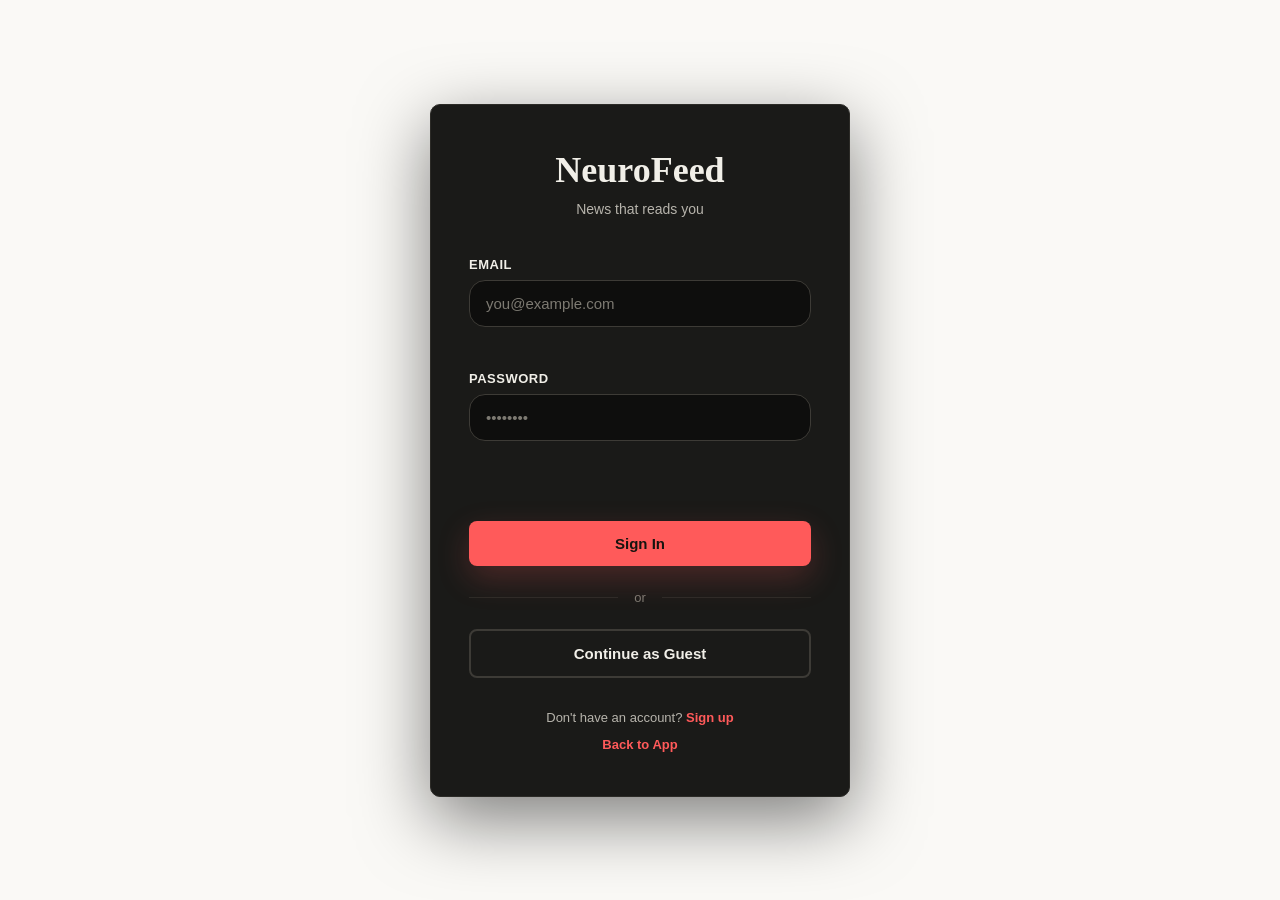
<file: final/frontend/index.html>
<!doctype html>
<html lang="en">
  <head>
    <meta charset="UTF-8" />
    <meta name="viewport" content="width=device-width, initial-scale=1.0" />
    <meta name="theme-color" content="#0e0e0d" />
    <title>NeuroFeed</title>
    <link rel="preconnect" href="https://fonts.googleapis.com" />
    <link rel="preconnect" href="https://fonts.gstatic.com" crossorigin />
    <link href="https://fonts.googleapis.com/css2?family=Source+Serif+4:opsz,wght@8..60,400;8..60,600;8..60,700;8..60,900&family=Source+Sans+3:wght@400;500;600;700&display=swap" rel="stylesheet" />
    <link rel="stylesheet" href="styles.css" />
  </head>
  <body>
    <div class="app-layout">
    <!-- SIDEBAR — category quick-links, only relevant once the feed is open -->
    <aside class="sidebar hidden" id="sidebar">
      <div class="sidebar-brand">NeuroFeed</div>
      <nav class="sidebar-nav" id="sidebarCategories"></nav>
    </aside>
    <main class="shell">

      <!-- ░░ ONBOARDING ░░ -->
      <section class="panel onboarding" id="onboarding">
        <div class="ob-hero">
          <p class="ob-kicker">NeuroFeed</p>
          <h1>News that reads <em>you</em>.</h1>
          <p class="lede">Your feed adapts after every article you read — shaped quietly by attention, mood, time of day and location.</p>
        </div>

        <form id="onboardForm" class="form">
          <div class="form-section-label">Identity</div>
          <label>
            User ID
            <input name="user_id" placeholder="Leave blank to auto-generate" list="userOptions" />
            <datalist id="userOptions"></datalist>
          </label>

          <div class="form-section-label">Interests</div>
          <div id="interestOptions" class="checkbox-grid"></div>

          <div class="form-section-label">Context</div>
          <div class="grid-2">
            <label>
              Mood
              <input name="mood" placeholder="focused, curious…" value="curious" />
            </label>
            <label>
              Minutes available
              <input name="time_available" type="number" value="12" min="1" max="120" />
            </label>
          </div>
          <div class="grid-2">
            <label>
              Time of day
              <select name="time_of_day">
                <option>morning</option>
                <option>afternoon</option>
                <option>evening</option>
                <option>late_night</option>
              </select>
            </label>
            <label>
              Location
              <input name="location" value="India" />
            </label>
          </div>

          <div class="form-section-label">Tuning</div>
          <label>
            Exploration preference
            <div class="slider-row">
              <span class="slider-lo">Focused</span>
              <input name="exploration_preference" type="range" min="0" max="1" step="0.05" value="0.25" />
              <span class="slider-hi">Exploratory</span>
            </div>
          </label>
          <label>
            Sample click category
            <input name="sample_click" placeholder="technology" value="technology" />
          </label>

          <button type="submit" class="btn-primary btn-lg">Open my feed</button>
        </form>
      </section>

      <!-- ░░ FEED ░░ -->
      <section class="feed hidden" id="feed">

        <!-- MASTHEAD -->
        <header class="masthead">
          <div class="masthead-row">
            <div class="masthead-brand">
              <span class="wordmark">NeuroFeed</span>
              <span id="catalogStatus" class="catalog-status-badge">Updated: Just now</span>
            </div>
            <button class="theme-toggle" id="themeToggle" type="button">Dark mode</button>
            <div class="user-menu" id="userMenu">
              <button class="btn-user" id="userMenuBtn" type="button">
                <span id="userEmail">User</span>
              </button>
              <div class="menu-dropdown" id="menuDropdown" style="display: none;">
                <a href="#" id="meLink" class="menu-item">Me</a>
                <a href="#" id="settingsLink" class="menu-item">Settings</a>
                <a href="#" id="logoutLink" class="menu-item">Logout</a>
              </div>
            </div>
          </div>
          <div class="masthead-rule"></div>
        </header>

        <!-- STALE WINDOW BANNER -->
        <div id="staleWindowBanner" class="stale-window-banner hidden">
          <span>Archive Edition — Showing older articles because latest refresh has not run yet.</span>
        </div>

        <!-- MOOD BAR — tunes recommendations to how the user feels right now -->
        <section class="mood-bar">
          <span class="mood-bar-label">Feeling</span>
          <div class="mood-chips" id="moodChips"></div>
          <span class="mood-tuned hidden" id="moodTuned"></span>
        </section>

        <!-- LIVE NEWS — real articles via NewsAPI.org, opens the original source -->
        <section class="live-news-section hidden" id="liveNewsSection">
          <div class="live-news-head">
            <h2>Live News</h2>
          </div>
          <div class="live-news-row" id="liveNewsRow"></div>
        </section>

        <!-- TRENDING NOW -->
        <section class="trending-section hidden" id="trendingSection">
          <div class="trending-head">
            <h2>Trending Now</h2>
          </div>
          <div class="trending-row" id="trendingRow"></div>
        </section>

        <!-- HERO ARTICLE — immersive full-bleed card: headline/excerpt/stats
             overlaid on the image via a bottom scrim, actions in a solid
             footer strip below (buttons need real contrast, not a busy
             gradient background). -->
        <article class="hero-article" id="card">
          <div class="hero-visual" id="heroVisual">
            <div class="hero-scrim"></div>
            <span class="live-badge" style="display:none"><span class="live-dot"></span>LIVE</span>
            <span class="hero-cat-watermark" id="heroWatermark">News</span>

            <div class="hero-overlay">
              <span id="category" class="hero-badge">Category</span>
              <h1 id="headline">Ready when you are.</h1>

              <div class="byline-row">
                <span class="byline" id="byline">NEUROFEED DESK</span>
                <span class="byline-sep">·</span>
                <span id="readTimer" class="byline-timer">just now</span>
              </div>

              <p id="abstract">Open your feed to get your first recommendation.</p>

              <div class="hero-stats" id="heroStats">
                <span class="hero-stat"><span id="statReadTime">– min read</span></span>
                <span class="hero-stat"><span id="statMatch">– match</span></span>
                <span class="hero-stat hero-stat-trending hidden" id="statTrending">Trending</span>
              </div>
            </div>
          </div>

          <div class="hero-footer">
            <a id="url" href="#" target="_blank" rel="noreferrer" class="read-link hidden">Read full article</a>

            <!-- Inline poll — appears after a while if attention drops -->
            <div id="pollPrompt" class="poll hidden">
              <p>Still with <strong>&ldquo;<span id="pollArticleName">this article</span>&rdquo;</strong>?</p>
              <div class="poll-btns">
                <button id="pollYes" class="btn-ghost">Yes</button>
                <button id="pollNo" class="btn-ghost">No</button>
              </div>
            </div>

            <div class="actions-row">
              <button id="skipBtn" class="action-link" title="Shortcut: D">Not interested <kbd>D</kbd></button>
              <span class="action-sep">·</span>
              <button id="likeBtn" class="action-link action-like" title="Shortcut: L">Useful <kbd>L</kbd></button>
              <span class="action-sep">·</span>
              <button id="nextBtn" class="action-link" title="Shortcut: N">Next article <kbd>N</kbd></button>
            </div>
          </div>
        </article>

        <!-- LIVE UPDATES -->
        <section class="updates-section">
          <div class="updates-head">
            <h2>Live Updates</h2>
          </div>
          <ol id="queueList" class="updates-list"></ol>
        </section>

      </section>

      <!-- Thin top-edge progress bar while a new batch of recommendations loads -->
      <div class="loading-bar" id="loadingBar"></div>

      <!-- Toasts (like/dislike confirmation, settings saved, errors) -->
      <div class="toast-stack" id="toastStack" role="status" aria-live="polite"></div>

      <!-- SETTINGS DRAWER -->
      <div class="settings-overlay hidden" id="settingsOverlay"></div>
      <aside class="settings-panel hidden" id="settingsPanel">
        <div class="settings-head">
          <h3>Settings</h3>
          <button class="settings-close" id="settingsClose" type="button" aria-label="Close settings">Close</button>
        </div>
        <div class="settings-body">
          <div class="form-section-label">Interests</div>
          <div id="settingsInterestOptions" class="checkbox-grid"></div>

          <div class="form-section-label">Context</div>
          <label>
            Mood
            <input id="settingsMood" type="text" placeholder="curious, focused…" />
          </label>
          <label>
            Location
            <input id="settingsLocation" type="text" placeholder="India" />
          </label>

          <div class="form-section-label">Tuning</div>
          <label>
            Exploration preference
            <div class="slider-row">
              <span class="slider-lo">Focused</span>
              <input id="settingsExploration" type="range" min="0" max="1" step="0.05" value="0.25" />
              <span class="slider-hi">Exploratory</span>
            </div>
          </label>

          <div class="form-section-label">Privacy</div>
          <label class="toggle-row">
            <span>Attention tracking (camera)</span>
            <input id="settingsAttentionToggle" type="checkbox" class="toggle-input" />
          </label>
          <p class="settings-hint">Uses your webcam locally to gauge reading attention — nothing is recorded or uploaded, only a live score feeds your recommendations.</p>

          <button id="settingsSave" class="btn-primary btn-lg" type="button">Save settings</button>
        </div>
      </aside>

      <!-- ME PANEL — profile & stats, pulled from /user + /memory/summary -->
      <div class="settings-overlay hidden" id="meOverlay"></div>
      <aside class="settings-panel hidden" id="mePanel">
        <div class="settings-head">
          <h3>Me</h3>
          <button class="settings-close" id="meClose" type="button" aria-label="Close profile">Close</button>
        </div>
        <div class="settings-body me-body" id="meBody">
          <p class="me-loading">Loading your profile…</p>
        </div>
      </aside>

    </main>
    </div>

    <script src="config.js"></script>
    <script src="app.js"></script>
  </body>
</html>
</file>
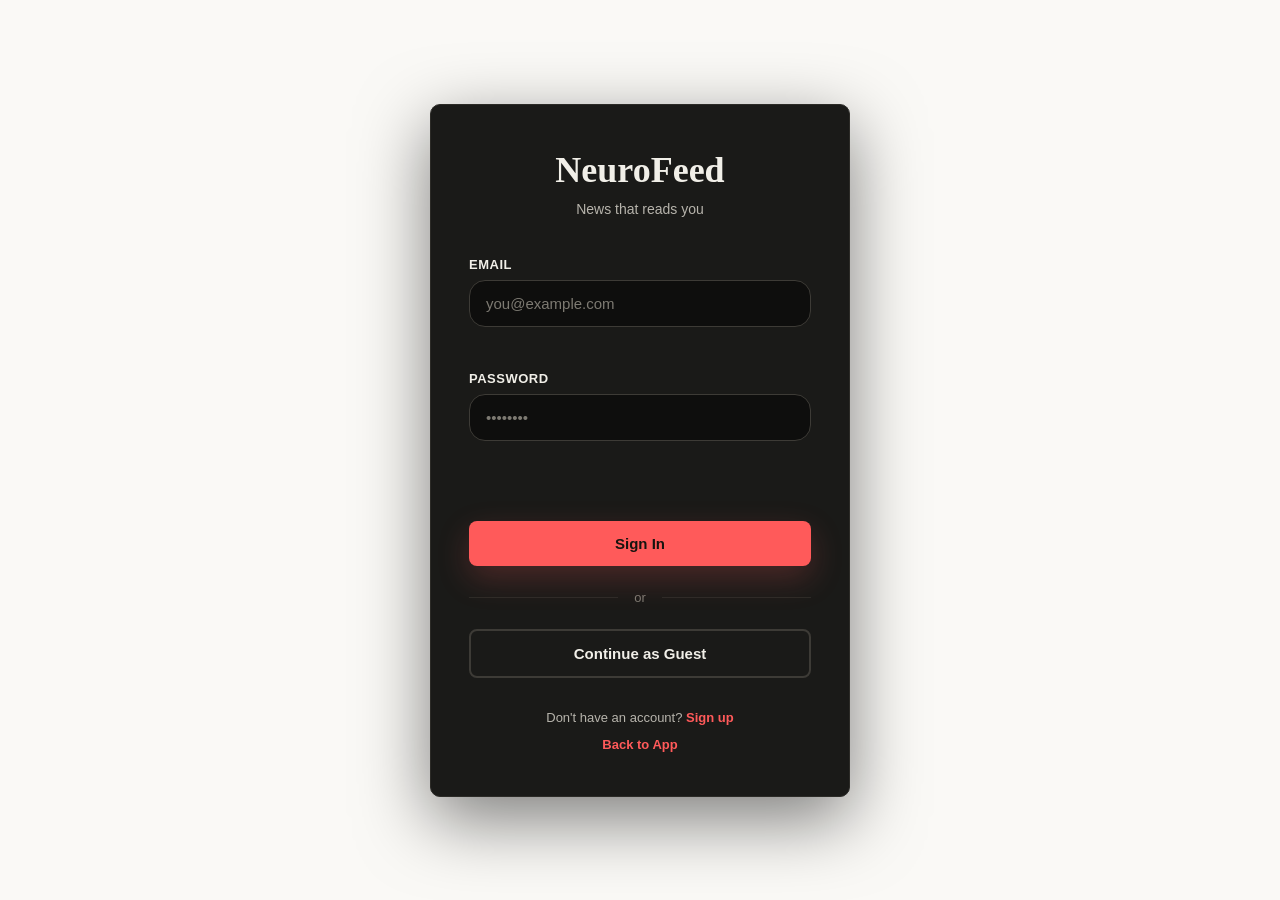
<file: final/frontend/login.html>
<!DOCTYPE html>
<html lang="en">
<head>
    <meta charset="UTF-8">
    <meta name="viewport" content="width=device-width, initial-scale=1.0">
    <meta name="theme-color" content="#0e0e0d">
    <title>Login - NeuroFeed</title>
    <link rel="stylesheet" href="auth.css">
</head>
<body>
    <div class="auth-container">
        <div class="auth-card">
            <!-- Logo/Title -->
            <div class="auth-header">
                <h1 class="logo">NeuroFeed</h1>
                <p class="tagline">News that reads you</p>
            </div>

            <!-- Login Form -->
            <form id="loginForm" class="auth-form">
                <div class="form-group">
                    <label for="email">Email</label>
                    <input 
                        type="email" 
                        id="email" 
                        name="email" 
                        placeholder="you@example.com"
                        required
                    >
                    <span class="error-message" id="emailError"></span>
                </div>

                <div class="form-group">
                    <label for="password">Password</label>
                    <input 
                        type="password" 
                        id="password" 
                        name="password" 
                        placeholder="••••••••"
                        required
                    >
                    <span class="error-message" id="passwordError"></span>
                </div>

                <!-- General Error Message -->
                <div class="error-message" id="generalError"></div>

                <!-- Loading State -->
                <button 
                    type="submit" 
                    id="loginBtn" 
                    class="btn btn-primary btn-large"
                >
                    <span class="btn-text">Sign In</span>
                    <span class="btn-loader"></span>
                </button>
            </form>

            <!-- Divider -->
            <div class="divider">
                <span>or</span>
            </div>

            <!-- Continue as Guest -->
            <button id="guestBtn" class="btn btn-secondary btn-large">
                Continue as Guest
            </button>

            <!-- Signup Link -->
            <div class="auth-footer">
                <p>Don't have an account? <a href="signup.html" class="link">Sign up</a></p>
                <p><a href="index.html" class="link">Back to App</a></p>
            </div>
        </div>

        <!-- Background Gradient removed -->
    </div>

    <script src="config.js"></script>
    <script src="auth.js"></script>
    <script src="login.js"></script>
</body>
</html>
</file>
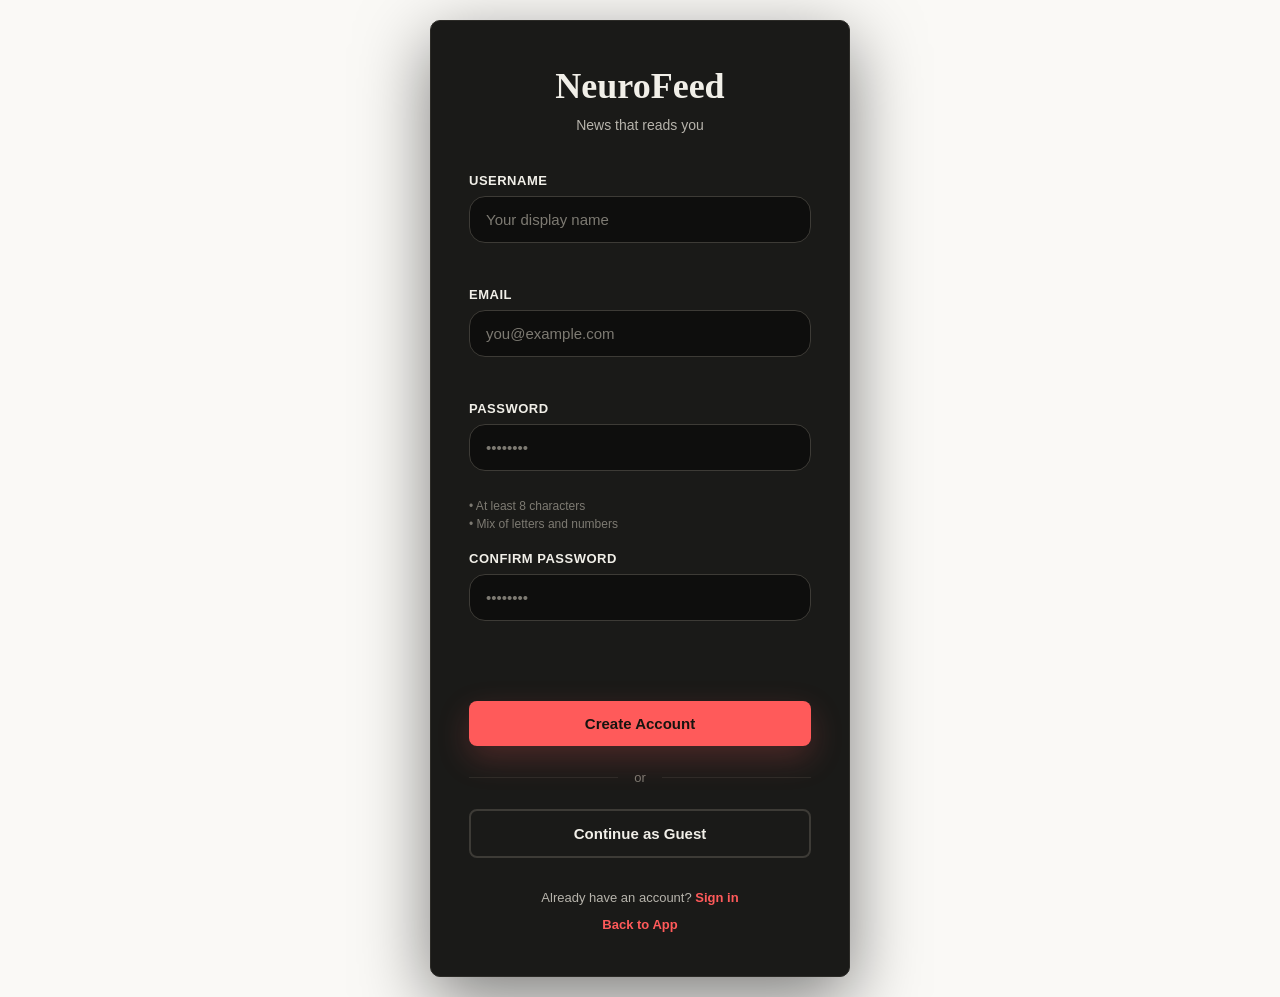
<file: final/frontend/signup.html>
<!DOCTYPE html>
<html lang="en">
<head>
    <meta charset="UTF-8">
    <meta name="viewport" content="width=device-width, initial-scale=1.0">
    <meta name="theme-color" content="#0e0e0d">
    <title>Sign Up - NeuroFeed</title>
    <link rel="stylesheet" href="auth.css">
</head>
<body>
    <div class="auth-container">
        <div class="auth-card">
            <!-- Logo/Title -->
            <div class="auth-header">
                <h1 class="logo">NeuroFeed</h1>
                <p class="tagline">News that reads you</p>
            </div>

            <!-- Signup Form -->
            <form id="signupForm" class="auth-form">
                <div class="form-group">
                    <label for="username">Username</label>
                    <input 
                        type="text" 
                        id="username" 
                        name="username" 
                        placeholder="Your display name"
                        required
                    >
                    <span class="error-message" id="usernameError"></span>
                </div>

                <div class="form-group">
                    <label for="email">Email</label>
                    <input 
                        type="email" 
                        id="email" 
                        name="email" 
                        placeholder="you@example.com"
                        required
                    >
                    <span class="error-message" id="emailError"></span>
                </div>

                <div class="form-group">
                    <label for="password">Password</label>
                    <input 
                        type="password" 
                        id="password" 
                        name="password" 
                        placeholder="••••••••"
                        required
                    >
                    <span class="error-message" id="passwordError"></span>
                    <div class="password-requirements">
                        <small>• At least 8 characters</small>
                        <small>• Mix of letters and numbers</small>
                    </div>
                </div>

                <div class="form-group">
                    <label for="confirmPassword">Confirm Password</label>
                    <input 
                        type="password" 
                        id="confirmPassword" 
                        name="confirmPassword" 
                        placeholder="••••••••"
                        required
                    >
                    <span class="error-message" id="confirmPasswordError"></span>
                </div>

                <!-- General Error Message -->
                <div class="error-message" id="generalError"></div>

                <!-- Loading State -->
                <button 
                    type="submit" 
                    id="signupBtn" 
                    class="btn btn-primary btn-large"
                >
                    <span class="btn-text">Create Account</span>
                    <span class="btn-loader"></span>
                </button>
            </form>

            <!-- Divider -->
            <div class="divider">
                <span>or</span>
            </div>

            <!-- Continue as Guest -->
            <button id="guestBtn" class="btn btn-secondary btn-large">
                Continue as Guest
            </button>

            <!-- Login Link -->
            <div class="auth-footer">
                <p>Already have an account? <a href="login.html" class="link">Sign in</a></p>
                <p><a href="index.html" class="link">Back to App</a></p>
            </div>
        </div>

        <!-- Background Gradient removed -->
    </div>

    <script src="config.js"></script>
    <script src="auth.js"></script>
    <script src="signup.js"></script>
</body>
</html>
</file>
<file: final/frontend/styles.css>
/* ── Variables ─────────────────────────────────────────────── */
/* Dark editorial theme — a broadsheet look, inverted: near-black page,
   warm off-white "ink" text, the same masthead red as an accent. --paper
   is the raised-surface color (cards, inputs, panels) one step lighter
   than --bg, so layering still reads even without the light theme's
   drop-shadow-heavy depth cues. */
:root {
  --bg:        #0e0e0d;
  --paper:     #1a1a18;
  --border:    #2c2b27;
  --border2:   #3d3b36;

  --red:       #ff5a5a;
  --red-dim:   #ff5a5a1f;

  --ink:       #f1efe8;
  --ink2:      #b7b4ac;
  --muted:     #7d7a72;

  /* Toasts are a floating dark chip regardless of theme (they used to
     piggyback on --ink for that in the light theme, but --ink is now
     itself light — this keeps toasts a fixed dark surface either way). */
  --toast-bg:  #232320;

  --r-sm: 4px;
  --r-md: 8px;

  --serif: 'Source Serif 4', Georgia, 'Times New Roman', serif;
  --sans:  'Source Sans 3', -apple-system, BlinkMacSystemFont, 'Segoe UI', sans-serif;
}

/* Light mode — system preference */
@media (prefers-color-scheme: light) {
  :root {
    --bg:     #FAF9F6;
    --paper:  #FFFFFF;
    --border: #E2DED6;
    --border2:#C8C4BB;
    --ink:    #1A1917;
    --ink2:   #5C5851;
    --muted:  #8A8680;
    --toast-bg: #1A1917;
  }
}

/* Explicit theme overrides (set by theme toggle via data-theme attribute) */
[data-theme="light"] {
  --bg:     #FAF9F6;
  --paper:  #FFFFFF;
  --border: #E2DED6;
  --border2:#C8C4BB;
  --ink:    #1A1917;
  --ink2:   #5C5851;
  --muted:  #8A8680;
  --toast-bg: #1A1917;
}
[data-theme="dark"] {
  --bg:        #0e0e0d;
  --paper:     #1a1a18;
  --border:    #2c2b27;
  --border2:   #3d3b36;
  --ink:       #f1efe8;
  --ink2:      #b7b4ac;
  --muted:     #7d7a72;
  --toast-bg:  #232320;
}

/* ── Reset ─────────────────────────────────────────────────── */
*, *::before, *::after { box-sizing: border-box; margin: 0; padding: 0; }

html { scroll-behavior: smooth; }

/* ── Keyboard focus ────────────────────────────────────────── */
/* :focus-visible (not :focus) so this only shows for keyboard/assistive
   navigation, not every mouse click — buttons/links have no custom focus
   style otherwise and would fall back to the browser's default blue ring,
   which works but clashes with the theme. Inputs/selects keep their own
   border-color focus treatment below. */
a:focus-visible, button:focus-visible, [tabindex]:focus-visible {
  outline: 2px solid var(--red);
  outline-offset: 2px;
}

body {
  min-height: 100vh;
  background: var(--bg);
  color: var(--ink);
  font-family: var(--sans);
  font-size: 15px;
  line-height: 1.6;
  -webkit-font-smoothing: antialiased;
}

.hidden { display: none !important; }

/* ── App layout (sidebar + shell) ────────────────────────────── */
.app-layout {
  display: flex;
  align-items: flex-start;
  gap: 28px;
  max-width: 1180px;
  margin: 0 auto;
  padding: 0 16px;
}

/* ── Sidebar ───────────────────────────────────────────────── */
.sidebar {
  width: 200px;
  flex-shrink: 0;
  position: sticky;
  top: 24px;
  margin-top: 28px;
  background: var(--paper);
  border: 1px solid var(--border);
  border-radius: var(--r-md);
  padding: 16px 12px;
  display: flex;
  flex-direction: column;
  gap: 3px;
  /* Depth: a raised panel, not a flat block sitting on the page. */
  box-shadow: 0 1px 0 rgba(255,255,255,0.03) inset, 0 10px 30px rgba(0,0,0,0.35);
}

.sidebar-brand {
  font-family: var(--serif);
  font-weight: 700;
  font-size: 1.05rem;
  color: var(--ink);
  padding: 2px 10px 14px;
  border-bottom: 1px solid var(--border);
  margin-bottom: 8px;
}

.sidebar-nav {
  display: flex;
  flex-direction: column;
  gap: 2px;
}

.sidebar-link {
  display: flex;
  align-items: center;
  gap: 9px;
  padding: 9px 10px;
  border-radius: var(--r-sm);
  color: var(--ink2);
  font-size: 0.85rem;
  font-weight: 600;
  text-transform: capitalize;
  cursor: pointer;
  border: none;
  background: transparent;
  text-align: left;
  font-family: inherit;
  transition: background 120ms, color 120ms, transform 120ms cubic-bezier(0.34, 1.56, 0.64, 1);
}
.sidebar-link:hover { background: var(--red-dim); color: var(--red); transform: translateX(2px); }
.sidebar-link:active { transform: translateX(2px) scale(0.97); }
.sidebar-link.active { background: var(--red); color: #17140f; box-shadow: 0 4px 14px -3px var(--red-dim); }

.sidebar-link-dot {
  width: 6px;
  height: 6px;
  border-radius: 50%;
  background: currentColor;
  opacity: 0.5;
  flex-shrink: 0;
}
.sidebar-link.active .sidebar-link-dot { opacity: 1; }

@media (max-width: 900px) {
  /* No room for a fixed side column below this width — the sidebar
     becomes a horizontal scrollable strip above the feed instead of
     disappearing outright, so category browsing isn't desktop-only. */
  .app-layout { display: block; padding: 0; }
  .sidebar {
    position: static;
    width: auto;
    margin: 0;
    border-radius: 0;
    border-width: 0 0 1px;
    box-shadow: none;
  }
  .sidebar-brand { display: none; } /* redundant with the masthead wordmark right below it */
  .sidebar-nav {
    flex-direction: row;
    overflow-x: auto;
    gap: 6px;
    padding: 2px 16px 12px;
    scroll-snap-type: x proximity;
  }
  .sidebar-link {
    flex: 0 0 auto;
    scroll-snap-align: start;
    border-radius: 100px;
    border: 1px solid var(--border2);
    padding: 6px 13px;
  }
  .sidebar-link:hover, .sidebar-link:active { transform: none; }
  .sidebar-link.active { border-color: var(--red); }
}

/* ── Shell ─────────────────────────────────────────────────── */
.shell {
  width: min(760px, calc(100% - 32px));
  margin: 0 auto;
  padding: 28px 0 80px;
}

/* ── ONBOARDING ────────────────────────────────────────────── */
.onboarding {
  display: flex;
  flex-direction: column;
  gap: 32px;
  padding-top: 24px;
}

.ob-kicker {
  font-family: var(--sans);
  font-size: 0.75rem;
  font-weight: 700;
  text-transform: uppercase;
  letter-spacing: 0.14em;
  color: var(--red);
  margin-bottom: 10px;
}

.ob-hero h1 {
  font-family: var(--serif);
  font-size: clamp(2rem, 6vw, 2.9rem);
  font-weight: 700;
  line-height: 1.12;
  color: var(--ink);
  letter-spacing: -0.01em;
}

.ob-hero h1 em { font-style: italic; color: var(--red); }

.lede {
  color: var(--ink2);
  font-family: var(--serif);
  font-size: 1.05rem;
  line-height: 1.6;
  max-width: 46ch;
  margin-top: 12px;
}

/* ── Form ──────────────────────────────────────────────────── */
.form {
  background: var(--paper);
  border: 1px solid var(--border);
  border-radius: var(--r-md);
  padding: 26px;
  display: flex;
  flex-direction: column;
  gap: 14px;
}

.form-section-label {
  font-size: 0.68rem;
  font-weight: 700;
  text-transform: uppercase;
  letter-spacing: 0.1em;
  color: var(--muted);
  padding-top: 8px;
  border-top: 1px solid var(--border);
  margin-top: 4px;
}

.form-section-label:first-child {
  border-top: none;
  margin-top: 0;
  padding-top: 0;
}

label {
  display: flex;
  flex-direction: column;
  gap: 6px;
  font-size: 0.82rem;
  font-weight: 600;
  color: var(--ink2);
}

input, select {
  width: 100%;
  /* One step darker than the surrounding .form's --paper — an inset
     look (vs. a raised one) reads better for text inputs in dark UIs. */
  background: var(--bg);
  border: 1px solid var(--border2);
  border-radius: var(--r-sm);
  padding: 10px 12px;
  color: var(--ink);
  font: inherit;
  font-size: 0.9rem;
  transition: border-color 160ms;
  outline: none;
}

input:focus, select:focus { border-color: var(--red); }
input::placeholder { color: var(--muted); }

.checkbox-grid {
  display: grid;
  grid-template-columns: repeat(2, 1fr);
  gap: 8px;
}

.checkbox-item {
  display: flex;
  align-items: center;
  gap: 8px;
  padding: 8px 11px;
  background: var(--bg);
  border: 1px solid var(--border2);
  border-radius: var(--r-sm);
  font-size: 0.85rem;
  color: var(--ink2);
  cursor: pointer;
  transition: border-color 140ms, color 140ms;
}

.checkbox-item:hover { border-color: var(--red); color: var(--ink); }
.checkbox-item input[type="checkbox"] { width: auto; accent-color: var(--red); }

.grid-2 { display: grid; grid-template-columns: repeat(2, 1fr); gap: 12px; }

.slider-row { display: flex; align-items: center; gap: 10px; }
.slider-lo, .slider-hi { font-size: 0.75rem; color: var(--muted); white-space: nowrap; }
input[type="range"] { flex: 1; accent-color: var(--red); padding: 0; height: 4px; }

/* ── Buttons ───────────────────────────────────────────────── */
button, .btn-primary {
  cursor: pointer;
  border: none;
  font: inherit;
  font-weight: 700;
  border-radius: var(--r-sm);
  transition: filter 120ms ease, transform 120ms cubic-bezier(0.34, 1.56, 0.64, 1);
}
button:hover { filter: brightness(1.08); }
button:active { filter: brightness(0.9); transform: scale(0.96); }

.btn-primary {
  background: var(--red);
  /* --red is tuned bright for text-on-dark-bg legibility elsewhere in
     this theme, which means white text on top of it as a *background*
     falls short of WCAG AA (~3:1) — near-black reads much better here. */
  color: #17140f;
  padding: 13px 22px;
  font-size: 0.92rem;
  font-weight: 700;
  border-radius: var(--r-sm);
  box-shadow: 0 8px 20px -4px var(--red-dim), 0 2px 4px rgba(0,0,0,0.3);
}
.btn-primary:hover { box-shadow: 0 10px 26px -4px var(--red-dim), 0 2px 6px rgba(0,0,0,0.35); }

.btn-lg { padding: 14px 24px; font-size: 0.98rem; }

.btn-ghost {
  background: var(--paper);
  border: 1px solid var(--border2);
  color: var(--ink2);
  padding: 7px 16px;
  font-size: 0.82rem;
}
.btn-ghost:hover { border-color: var(--red); color: var(--red); }

/* ── User Menu ─────────────────────────────────────────────── */
.user-menu { position: relative; display: flex; align-items: center; }

.btn-user {
  background: transparent;
  border: 1px solid var(--border2);
  color: var(--ink2);
  padding: 6px 14px;
  font-size: 0.78rem;
  font-weight: 600;
  border-radius: 100px;
  cursor: pointer;
}
.btn-user:hover { border-color: var(--red); color: var(--red); }

/* Theme toggle — text button in masthead */
.theme-toggle {
  font: inherit;
  font-size: 0.8rem;
  background: none;
  border: 1px solid var(--border2);
  color: var(--ink2);
  padding: 3px 8px;
  border-radius: var(--r-sm);
  cursor: pointer;
  letter-spacing: 0.02em;
  margin-right: 8px;
}
.theme-toggle:hover { color: var(--ink); border-color: var(--ink2); }

.menu-dropdown {
  position: absolute;
  top: 100%;
  right: 0;
  margin-top: 8px;
  background: var(--paper);
  border: 1px solid var(--border);
  border-radius: var(--r-sm);
  min-width: 140px;
  box-shadow: 0 8px 24px rgba(0,0,0,0.35);
  z-index: 100;
}

.menu-item {
  display: block;
  padding: 10px 16px;
  color: var(--ink2);
  text-decoration: none;
  font-size: 0.85rem;
}
.menu-item:hover { background: var(--paper); color: var(--red); }

/* ── FEED LAYOUT ───────────────────────────────────────────── */
.feed { display: flex; flex-direction: column; gap: 6px; }

/* ── Masthead ──────────────────────────────────────────────── */
.masthead-row {
  display: flex;
  align-items: center;
  justify-content: space-between;
  padding: 4px 0 14px;
}

.wordmark {
  font-family: var(--serif);
  font-weight: 700;
  font-size: 1.5rem;
  letter-spacing: -0.01em;
  color: var(--ink);
}

.masthead-brand {
  display: flex;
  align-items: baseline;
  gap: 12px;
}

.catalog-status-badge {
  font-family: var(--sans);
  font-size: 0.72rem;
  font-weight: 600;
  color: var(--muted);
  letter-spacing: 0.04em;
  text-transform: uppercase;
  background: rgba(255, 255, 255, 0.05);
  padding: 2px 8px;
  border-radius: var(--r-sm);
  border: 1px solid var(--border);
}

.catalog-status-badge.empty {
  color: #ff9800;
  border-color: rgba(255, 152, 0, 0.3);
}

.stale-window-banner {
  background: rgba(255, 152, 0, 0.08);
  border: 1px solid rgba(255, 152, 0, 0.25);
  color: #ffb74d;
  font-size: 0.8rem;
  font-weight: 500;
  padding: 8px 14px;
  border-radius: var(--r-sm);
  margin-bottom: 12px;
  display: flex;
  align-items: center;
  gap: 8px;
}

.masthead-rule {
  height: 3px;
  background: var(--ink);
  margin-bottom: 26px;
}
.masthead-rule::after { content: ""; }

/* ── Mood bar ──────────────────────────────────────────────── */
.mood-bar {
  display: flex;
  align-items: center;
  gap: 10px;
  margin-bottom: 22px;
  flex-wrap: wrap;
}

.mood-bar-label {
  font-size: 0.72rem;
  font-weight: 700;
  text-transform: uppercase;
  letter-spacing: 0.08em;
  color: var(--muted);
  flex-shrink: 0;
}

.mood-chips {
  display: flex;
  gap: 6px;
  flex-wrap: wrap;
}

.mood-chip {
  font-family: var(--sans);
  font-size: 0.75rem;
  font-weight: 500;
  letter-spacing: 0.04em;
  text-transform: uppercase;
  padding: 4px 10px;
  border-radius: 2px;
  border: 1px solid var(--border2);
  background: transparent;
  color: var(--ink2);
  cursor: pointer;
  transition: background 0.15s, color 0.15s, border-color 0.15s;
  white-space: nowrap;
}
.mood-chip:hover { color: var(--ink); border-color: var(--ink); }
.mood-chip.active {
  background: var(--red);
  border-color: var(--red);
  color: #fff;
}

.mood-tuned {
  font-size: 0.76rem;
  color: var(--muted);
  font-style: italic;
}

/* ── Hero article ──────────────────────────────────────────── */
.hero-article {
  display: flex;
  flex-direction: column;
  animation: card-in 260ms ease;
  /* One unified card: image, headline and content all inside a single
     bordered surface, instead of the visual floating separately above
     loose text. overflow:hidden clips hero-visual's square top corners
     into this card's rounded ones. */
  background: var(--paper);
  border: 1px solid var(--border);
  border-radius: var(--r-md);
  overflow: hidden;
  /* Layered shadow (tight+dark close in, soft+wide further out) reads as
     real elevation off the page, not just a flat bordered box. */
  box-shadow: 0 1px 2px rgba(0,0,0,0.3), 0 20px 45px -10px rgba(0,0,0,0.55);
}

/* Solid footer strip below the image for the action buttons — buttons
   need real contrast against a flat surface, not a busy image/gradient
   background, so these stay off the overlay entirely. */
.hero-footer {
  display: flex;
  flex-direction: column;
  gap: 14px;
  padding: 18px 20px 20px;
}

@keyframes card-in {
  from { opacity: 0; transform: translateY(8px); }
  to   { opacity: 1; transform: translateY(0); }
}

.hero-visual {
  position: relative;
  /* No border-radius of its own — it's flush against the top of
     .hero-article, which clips it via overflow:hidden instead. */
  min-height: 460px;
  display: flex;
  flex-direction: column;
  justify-content: flex-end;
  overflow: hidden;
  background: linear-gradient(135deg, var(--hc1, #2a2a2a), var(--hc2, #4a4a4a));
  /* Mouse-tracked 3D tilt (see app.js::initHeroTilt) — this element only,
     not the outer .hero-article, so it never fights that card's own
     slide-transition transform when a card change happens mid-hover. */
  transition: transform 400ms cubic-bezier(0.22, 1, 0.36, 1);
  will-change: transform;
}

/* Bottom-anchored scrim so the overlaid headline/excerpt/stats stay
   readable over any category gradient — dark and near-opaque low, fading
   to fully transparent by the upper third so the image still reads. */
.hero-scrim {
  position: absolute;
  inset: 0;
  z-index: 1;
  pointer-events: none;
  background: linear-gradient(
    to top,
    rgba(8, 7, 6, 0.95) 0%,
    rgba(8, 7, 6, 0.78) 32%,
    rgba(8, 7, 6, 0.25) 65%,
    rgba(8, 7, 6, 0) 100%
  );
}

.hero-overlay {
  position: relative;
  z-index: 2;
  display: flex;
  flex-direction: column;
  gap: 10px;
  padding: 20px;
}

.hero-cat-watermark {
  position: absolute;
  top: 14px;
  right: 18px;
  z-index: 0;
  font-family: var(--serif);
  font-weight: 700;
  font-size: 3.4rem;
  color: rgba(255,255,255,0.12);
  text-transform: capitalize;
  line-height: 1;
  pointer-events: none;
  max-width: 70%;
  text-align: right;
}

.live-badge {
  /* Absolute, not flex-flow — .hero-visual is justify-content:flex-end
     (it packs its flex children at the bottom for the overlay), so a
     normal-flow badge would get pulled down and sit right above the
     overlay instead of floating at the top of the card like it should. */
  position: absolute;
  top: 16px;
  left: 16px;
  z-index: 2;
  display: inline-flex;
  align-items: center;
  gap: 6px;
  background: var(--red);
  color: #17140f;
  font-size: 0.72rem;
  font-weight: 800;
  letter-spacing: 0.06em;
  padding: 4px 10px 4px 8px;
  border-radius: 3px;
}

.live-dot {
  width: 6px;
  height: 6px;
  border-radius: 50%;
  background: #fff;
  animation: pulse-dot 1.4s ease infinite;
}

.live-dot.small { width: 8px; height: 8px; background: var(--red); animation: pulse-dot 1.4s ease infinite; }

@keyframes pulse-dot { 0%, 100% { opacity: 1; } 50% { opacity: 0.35; } }

.hero-badge {
  display: inline-block;
  font-size: 0.72rem;
  font-weight: 800;
  text-transform: uppercase;
  letter-spacing: 0.06em;
  color: #17140f;
  background: var(--red);
  padding: 4px 12px;
  border-radius: 100px;
  width: fit-content;
}

.hero-stats {
  display: flex;
  flex-wrap: wrap;
  gap: 16px;
  margin-top: 2px;
}

.hero-stat {
  display: inline-flex;
  align-items: center;
  gap: 6px;
  font-size: 0.8rem;
  font-weight: 600;
  color: var(--ink2);
}

.hero-stat-icon { font-size: 0.9rem; line-height: 1; }

.hero-stat-trending { color: var(--red); }

#headline {
  font-family: var(--serif);
  font-size: clamp(1.6rem, 4.2vw, 2.35rem);
  font-weight: 700;
  line-height: 1.14;
  letter-spacing: -0.01em;
  color: var(--ink);
}

.byline-row {
  display: flex;
  align-items: center;
  gap: 8px;
  font-size: 0.74rem;
  color: var(--muted);
}

.byline { font-weight: 700; letter-spacing: 0.04em; color: var(--ink2); }
.byline-sep { color: var(--border2); }

#abstract {
  color: var(--ink2);
  font-family: var(--serif);
  line-height: 1.7;
  font-size: 1.02rem;
}

.read-link {
  color: var(--red);
  font-weight: 600;
  font-size: 0.85rem;
  text-decoration: none;
  width: fit-content;
}
.read-link:hover { text-decoration: underline; }

/* ── Actions row ───────────────────────────────────────────── */
.actions-row {
  display: flex;
  align-items: center;
  gap: 10px;
  padding-top: 6px;
  border-top: 1px solid var(--border);
  margin-top: 6px;
}

.action-link {
  background: none;
  border: none;
  padding: 10px 2px;
  font-family: var(--sans);
  font-size: 0.85rem;
  font-weight: 700;
  color: var(--ink2);
}
.action-link:hover { color: var(--red); filter: none; }
.action-like { color: var(--red); }
.action-sep { color: var(--border2); }

.action-link kbd {
  display: inline-block;
  margin-left: 4px;
  font-family: var(--sans);
  font-size: 0.66rem;
  font-weight: 700;
  color: var(--muted);
  border: 1px solid var(--border2);
  border-radius: 3px;
  padding: 1px 5px;
  vertical-align: middle;
}
.action-link:hover kbd { color: var(--red); border-color: var(--red); }

/* ── Poll (inline, understated) ───────────────────────────── */
.poll {
  background: var(--paper);
  border: 1px solid var(--border);
  border-left: 3px solid var(--red);
  border-radius: var(--r-sm);
  padding: 12px 16px;
  display: flex;
  align-items: center;
  justify-content: space-between;
  gap: 14px;
  flex-wrap: wrap;
}

.poll p { color: var(--ink2); font-size: 0.88rem; margin: 0; }
.poll-btns { display: flex; gap: 8px; }

/* ── Live Updates ──────────────────────────────────────────── */
.updates-section {
  margin-top: 30px;
  padding-top: 18px;
  border-top: 3px solid var(--ink);
}

.updates-head {
  display: flex;
  align-items: center;
  gap: 8px;
  margin-bottom: 4px;
}

.updates-head h2 {
  font-family: var(--serif);
  font-size: 1.15rem;
  font-weight: 700;
  color: var(--red);
}

.updates-list {
  list-style: none;
  padding-left: 0;
}

.updates-list li {
  display: flex;
  gap: 10px;
  padding: 14px 0;
  border-top: 1px solid var(--border);
  cursor: pointer;
  transition: background 120ms, transform 120ms cubic-bezier(0.34, 1.56, 0.64, 1);
}

.updates-list li:hover { background: var(--red-dim); }
.updates-list li:active { transform: scale(0.985); }

.updates-list li.active .update-headline { color: var(--red); }

.update-cat {
  flex-shrink: 0;
  font-size: 0.68rem;
  font-weight: 700;
  text-transform: uppercase;
  letter-spacing: 0.05em;
  color: var(--muted);
  width: 84px;
  padding-top: 2px;
}

.update-headline {
  font-size: 0.92rem;
  font-weight: 600;
  color: var(--ink);
  line-height: 1.4;
}

/* ── Card transition (slide out old / slide in new) ─────────── */
.hero-article {
  transition: opacity 280ms cubic-bezier(0.22, 1, 0.36, 1),
              transform 280ms cubic-bezier(0.22, 1, 0.36, 1);
}
.hero-article.card-slide-out {
  opacity: 0;
  transform: translateX(-48px) scale(0.97);
}
.hero-article.card-slide-in {
  opacity: 0;
  transform: translateX(48px) scale(0.97);
  transition: none;
}

/* A brief red glow around the hero visual when a new card lands — a
   clear "something just changed" cue, whether the change came from a
   manual click or an automatic attention-driven skip. */
.hero-visual.card-flash {
  animation: hero-flash 650ms ease-out;
}
@keyframes hero-flash {
  0%   { box-shadow: 0 0 0 3px var(--red), 0 0 28px 4px var(--red-dim); }
  100% { box-shadow: 0 0 0 3px transparent, 0 0 28px 4px transparent; }
}

/* ── Trending Now ──────────────────────────────────────────── */
.trending-section {
  margin-bottom: 22px;
}

.trending-head {
  margin-bottom: 10px;
}

.trending-head h2 {
  font-family: var(--serif);
  font-size: 0.95rem;
  font-weight: 700;
  text-transform: uppercase;
  letter-spacing: 0.08em;
  color: var(--ink2);
}

.trending-row {
  display: flex;
  gap: 12px;
  overflow-x: auto;
  padding-bottom: 4px;
  scroll-snap-type: x proximity;
}

.trending-card {
  flex: 0 0 auto;
  scroll-snap-align: start;
  width: 200px;
  background: var(--paper);
  border: 1px solid var(--border);
  border-radius: var(--r-sm);
  padding: 12px 14px;
  display: flex;
  flex-direction: column;
  gap: 6px;
  cursor: pointer;
  text-decoration: none;
  color: inherit;
  transition: border-color 140ms, transform 140ms, box-shadow 140ms;
}

.trending-card:hover {
  border-color: var(--red);
  transform: translateY(-4px);
  box-shadow: 0 14px 28px -8px rgba(0,0,0,0.5);
}
.trending-card:active { transform: translateY(-2px) scale(0.97); }

.trending-card-cat {
  font-size: 0.64rem;
  font-weight: 700;
  text-transform: uppercase;
  letter-spacing: 0.06em;
  color: var(--red);
}

.trending-card-headline {
  font-size: 0.82rem;
  font-weight: 600;
  line-height: 1.35;
  color: var(--ink);
  display: -webkit-box;
  -webkit-line-clamp: 3;
  -webkit-box-orient: vertical;
  overflow: hidden;
}

/* ── Live News (real articles via NewsAPI.org, live_news.py) ────── */
.live-news-section { margin-bottom: 22px; }

.live-news-head {
  display: flex;
  align-items: center;
  gap: 8px;
  margin-bottom: 10px;
}

.live-news-head h2 {
  font-family: var(--serif);
  font-size: 0.95rem;
  font-weight: 700;
  text-transform: uppercase;
  letter-spacing: 0.08em;
  color: var(--ink2);
}

.live-news-row {
  display: flex;
  gap: 12px;
  overflow-x: auto;
  padding-bottom: 4px;
  scroll-snap-type: x proximity;
}

.live-news-card {
  flex: 0 0 auto;
  scroll-snap-align: start;
  width: 220px;
  background: var(--paper);
  border: 1px solid var(--border);
  border-radius: var(--r-sm);
  overflow: hidden;
  display: flex;
  flex-direction: column;
  text-decoration: none;
  color: inherit;
  transition: border-color 140ms, transform 140ms, box-shadow 140ms;
}
.live-news-card:hover {
  border-color: var(--red);
  transform: translateY(-4px);
  box-shadow: 0 14px 28px -8px rgba(0,0,0,0.5);
}
.live-news-card:active { transform: translateY(-2px) scale(0.97); }

.live-news-img {
  width: 100%;
  height: 110px;
  object-fit: cover;
  background: var(--border);
  display: block;
}

.live-news-body {
  padding: 10px 12px 12px;
  display: flex;
  flex-direction: column;
  gap: 5px;
}

.live-news-source {
  font-size: 0.64rem;
  font-weight: 700;
  text-transform: uppercase;
  letter-spacing: 0.06em;
  color: var(--red);
}

.live-news-headline {
  font-size: 0.82rem;
  font-weight: 600;
  line-height: 1.35;
  color: var(--ink);
  display: -webkit-box;
  -webkit-line-clamp: 3;
  -webkit-box-orient: vertical;
  overflow: hidden;
}

/* ── Loading bar ───────────────────────────────────────────── */
.loading-bar {
  position: fixed;
  top: 0;
  left: 0;
  height: 3px;
  width: 0%;
  background: var(--red);
  z-index: 1000;
  opacity: 0;
  transition: width 320ms ease, opacity 200ms ease;
}

.loading-bar.active {
  width: 70%;
  opacity: 1;
}

.loading-bar.done {
  width: 100%;
  opacity: 0;
}

/* ── Toasts ────────────────────────────────────────────────── */
.toast-stack {
  position: fixed;
  bottom: 20px;
  right: 20px;
  display: flex;
  flex-direction: column;
  gap: 8px;
  z-index: 1000;
  max-width: min(320px, calc(100vw - 40px));
}

.toast {
  background: var(--toast-bg);
  color: #fff;
  padding: 12px 16px;
  border-radius: var(--r-sm);
  font-size: 0.85rem;
  font-weight: 600;
  box-shadow: 0 8px 24px rgba(0,0,0,0.4);
  animation: toast-in 220ms ease;
  border-left: 3px solid var(--red);
}

.toast.toast-success { border-left-color: #2f9e5c; }
.toast.toast-error { border-left-color: #d94a4a; }

.toast.toast-out {
  animation: toast-out 200ms ease forwards;
}

/* A repeat of the same message bumps this instead of stacking a
   duplicate toast — a brief scale pulse instead of showing the same
   text twice. */
.toast.toast-flash {
  animation: toast-flash 260ms ease;
}
@keyframes toast-flash {
  0%   { transform: scale(1); }
  40%  { transform: scale(1.035); }
  100% { transform: scale(1); }
}

@keyframes toast-in {
  from { opacity: 0; transform: translateY(8px); }
  to   { opacity: 1; transform: translateY(0); }
}

@keyframes toast-out {
  from { opacity: 1; transform: translateY(0); }
  to   { opacity: 0; transform: translateY(8px); }
}

/* ── Settings drawer ───────────────────────────────────────── */
.settings-overlay {
  position: fixed;
  inset: 0;
  background: rgba(0, 0, 0, 0.6);
  z-index: 900;
  animation: overlay-in 180ms ease;
}

@keyframes overlay-in {
  from { opacity: 0; }
  to   { opacity: 1; }
}

.settings-panel {
  position: fixed;
  top: 0;
  right: 0;
  bottom: 0;
  width: min(380px, 100vw);
  background: var(--paper);
  border-left: 1px solid var(--border);
  z-index: 901;
  display: flex;
  flex-direction: column;
  box-shadow: -12px 0 40px rgba(0,0,0,0.5);
  animation: panel-in 220ms ease;
}

@keyframes panel-in {
  from { transform: translateX(100%); }
  to   { transform: translateX(0); }
}

.settings-head {
  display: flex;
  align-items: center;
  justify-content: space-between;
  padding: 18px 20px;
  border-bottom: 1px solid var(--border);
}

.settings-head h3 {
  font-family: var(--serif);
  font-size: 1.2rem;
  font-weight: 700;
}

.settings-close {
  background: none;
  border: none;
  font-size: 0.8rem;
  font-weight: 600;
  letter-spacing: 0.04em;
  text-transform: uppercase;
  line-height: 1;
  color: var(--muted);
  padding: 4px 8px;
  border: 1px solid var(--border2);
  border-radius: var(--r-sm);
}
.settings-close:hover { color: var(--red); }

.settings-body {
  padding: 20px;
  display: flex;
  flex-direction: column;
  gap: 14px;
  overflow-y: auto;
}

.settings-hint {
  font-size: 0.76rem;
  color: var(--muted);
  line-height: 1.5;
  margin-top: -6px;
}

/* ── Me panel ──────────────────────────────────────────────── */
.me-body {
  display: flex;
  flex-direction: column;
  gap: 14px;
}

.me-loading { color: var(--muted); font-size: 0.88rem; }

.me-header {
  display: flex;
  flex-direction: column;
  gap: 4px;
  padding-bottom: 14px;
  border-bottom: 1px solid var(--border);
}

.me-id {
  font-family: var(--serif);
  font-weight: 700;
  font-size: 1.3rem;
  color: var(--ink);
}

.me-meta {
  font-size: 0.82rem;
  color: var(--ink2);
  text-transform: capitalize;
}

.me-stats {
  display: grid;
  grid-template-columns: repeat(3, 1fr);
  gap: 10px;
}

.me-stat {
  display: flex;
  flex-direction: column;
  align-items: center;
  gap: 2px;
  background: var(--bg);
  border: 1px solid var(--border);
  border-radius: var(--r-sm);
  padding: 14px 6px;
  text-align: center;
}

.me-stat-value {
  font-family: var(--serif);
  font-weight: 700;
  font-size: 1.3rem;
  color: var(--red);
}

.me-stat-label {
  font-size: 0.68rem;
  text-transform: uppercase;
  letter-spacing: 0.05em;
  color: var(--muted);
}

.me-chip-row { display: flex; flex-wrap: wrap; gap: 6px; }

.me-chip {
  padding: 5px 11px;
  border-radius: 100px;
  border: 1px solid var(--border2);
  font-size: 0.78rem;
  font-weight: 600;
  color: var(--ink2);
  text-transform: capitalize;
  background: var(--bg);
}
.me-chip-rising { border-color: #2f9e5c; color: #4fc27c; }
.me-chip-fading { border-color: var(--border2); color: var(--muted); }

.me-empty { font-size: 0.82rem; color: var(--muted); font-style: italic; }

.me-related { display: flex; flex-direction: column; gap: 8px; }

.me-related-row {
  display: flex;
  align-items: baseline;
  gap: 8px;
  font-size: 0.82rem;
}
.me-related-from { font-weight: 700; color: var(--ink); text-transform: capitalize; }
.me-related-arrow { color: var(--red); }
.me-related-to { color: var(--ink2); text-transform: capitalize; }

.me-since {
  font-size: 0.76rem;
  color: var(--muted);
  padding-top: 6px;
  border-top: 1px solid var(--border);
}

.toggle-row {
  flex-direction: row !important;
  align-items: center;
  justify-content: space-between;
  gap: 12px;
}

.toggle-input {
  appearance: none;
  width: 38px;
  height: 22px;
  border-radius: 100px;
  background: var(--border2);
  position: relative;
  cursor: pointer;
  flex-shrink: 0;
  transition: background 160ms;
}

.toggle-input::after {
  content: "";
  position: absolute;
  top: 2px;
  left: 2px;
  width: 18px;
  height: 18px;
  border-radius: 50%;
  background: #fff;
  transition: transform 160ms;
  box-shadow: 0 1px 3px rgba(0,0,0,0.3);
}

.toggle-input:checked {
  background: var(--red);
}
.toggle-input:checked::after {
  transform: translateX(16px);
}

/* ── Scrollbar ─────────────────────────────────────────────── */
::-webkit-scrollbar { width: 8px; }
::-webkit-scrollbar-track { background: var(--bg); }
::-webkit-scrollbar-thumb { background: var(--border2); border-radius: 4px; }

/* ── Responsive ────────────────────────────────────────────── */
@media (max-width: 540px) {
  .grid-2 { grid-template-columns: 1fr; }
  .checkbox-grid { grid-template-columns: 1fr; }
  .update-cat { width: 64px; }
  .trending-card { width: 160px; }
  .live-news-card { width: 160px; }
  .settings-panel { width: 100vw; }
  /* Immersive full-bleed hero looks great at 460px on desktop; on a phone
     that's a lot of scroll before reaching the actions row. */
  .hero-visual { min-height: 380px; }
}
</file>
<file: final/frontend/auth.css>
/* ─────────────────────────────────────────────────────────────────── */
/* AUTHENTICATION PAGES - SHARED STYLES                                */
/* ─────────────────────────────────────────────────────────────────── */

* {
    margin: 0;
    padding: 0;
    box-sizing: border-box;
}

body {
    font-family: -apple-system, BlinkMacSystemFont, 'Segoe UI', 'Roboto', 'Oxygen',
        'Ubuntu', 'Cantarell', 'Fira Sans', 'Droid Sans', 'Helvetica Neue',
        sans-serif;
    -webkit-font-smoothing: antialiased;
    -moz-osx-font-smoothing: grayscale;
    background: #0e0e0d;
    min-height: 100vh;
    display: flex;
    align-items: center;
    justify-content: center;
    padding: 20px;
}

/* ─── Container ─────────────────────────────────────────────────── */

.auth-container {
    position: relative;
    width: 100%;
    max-width: 420px;
    z-index: 10;
}

/* .gradient-bg removed — replaced with plain body background */

/* ─── Light mode support ─────────────────────────────────────────── */
@media (prefers-color-scheme: light) {
  body { background: #FAF9F6; color: #1A1917; }
  .auth-card { background: #fff; border-color: #E2DED6; }
  .form-group label { color: #1A1917; }
  .form-group input { background: #FAF9F6; color: #1A1917; border-color: #C8C4BB; }
  .form-group input:focus { background: #fff; }
  .form-group input::placeholder { color: #8A8680; }
  .btn-secondary { background-color: #fff; color: #1A1917; border-color: #C8C4BB; }
  .btn-secondary:hover:not(:disabled) { background-color: #FAF9F6; border-color: #8A8680; }
  .divider { color: #8A8680; }
  .divider::before, .divider::after { background-color: #E2DED6; }
  .divider span { color: #8A8680; }
  .auth-footer p { color: #5C5851; }
}

/* ─── Card ──────────────────────────────────────────────────────── */

.auth-card {
    background: #1a1a18;
    border: 1px solid #2c2b27;
    border-radius: 10px;
    padding: 44px 38px;
    box-shadow: 0 22px 70px rgba(0, 0, 0, 0.5);
    animation: slideUp 0.6s ease-out;
}

@keyframes slideUp {
    from {
        opacity: 0;
        transform: translateY(30px);
    }
    to {
        opacity: 1;
        transform: translateY(0);
    }
}

/* ─── Header ────────────────────────────────────────────────────── */

.auth-header {
    text-align: center;
    margin-bottom: 40px;
}

.logo {
    font-family: 'Source Serif 4', Georgia, 'Times New Roman', serif;
    font-size: 36px;
    font-weight: 700;
    color: #f1efe8;
    margin-bottom: 10px;
}

.tagline {
    font-size: 14px;
    color: #b7b4ac;
    font-weight: 500;
}

/* ─── Form ──────────────────────────────────────────────────────── */

.auth-form {
    display: flex;
    flex-direction: column;
    gap: 20px;
}

.form-group {
    display: flex;
    flex-direction: column;
    gap: 8px;
}

.form-group label {
    font-size: 13px;
    font-weight: 600;
    color: #f1efe8;
    text-transform: uppercase;
    letter-spacing: 0.5px;
}

.form-group input {
    padding: 14px 16px;
    border: 1px solid #3d3b36;
    border-radius: 16px;
    font-size: 15px;
    font-family: inherit;
    transition: border-color 0.3s ease, box-shadow 0.3s ease;
    background-color: #0e0e0d;
    color: #f1efe8;
}

.form-group input:focus {
    outline: none;
    border-color: #ff5a5a;
    background-color: #161615;
    box-shadow: 0 0 0 3px rgba(255, 90, 90, 0.15);
}

.form-group input::placeholder {
    color: #7d7a72;
}

.password-requirements {
    display: flex;
    flex-direction: column;
    gap: 4px;
    margin-top: -4px;
}

.password-requirements small {
    font-size: 12px;
    color: #7d7a72;
}

/* ─── Error Messages ────────────────────────────────────────────── */

.error-message {
    font-size: 12px;
    color: #e74c3c;
    font-weight: 500;
    min-height: 16px;
}

/* ─── Buttons ────────────────────────────────────────────────────── */

.btn {
    padding: 12px 24px;
    border: none;
    border-radius: 8px;
    font-size: 14px;
    font-weight: 600;
    cursor: pointer;
    transition: all 0.3s ease;
    display: flex;
    align-items: center;
    justify-content: center;
    gap: 8px;
    position: relative;
    text-decoration: none;
    text-align: center;
}

.btn-large {
    width: 100%;
    padding: 14px 24px;
    font-size: 15px;
}

.btn-primary {
    background: #ff5a5a;
    color: #17140f;
    box-shadow: 0 12px 32px rgba(255, 90, 90, 0.22);
}

.btn-primary:hover:not(:disabled) {
    transform: translateY(-2px);
    box-shadow: 0 18px 38px rgba(255, 90, 90, 0.3);
}

.btn-primary:active:not(:disabled) {
    transform: translateY(0);
}

.btn-secondary {
    background-color: #1a1a18;
    color: #f1efe8;
    border: 2px solid #3d3b36;
}

.btn-secondary:hover:not(:disabled) {
    background-color: #232320;
    border-color: #4a4842;
}

.btn:disabled {
    opacity: 0.7;
    cursor: not-allowed;
}

/* ─── Loading State ────────────────────────────────────────────── */

.btn-loader {
    display: none;
    width: 16px;
    height: 16px;
    border: 2px solid rgba(255, 255, 255, 0.3);
    border-top-color: white;
    border-radius: 50%;
    animation: spin 0.8s linear infinite;
}

.btn.loading .btn-loader {
    display: block;
}

.btn.loading .btn-text {
    visibility: hidden;
    width: 0;
    margin: 0;
}

@keyframes spin {
    to {
        transform: rotate(360deg);
    }
}

/* ─── Divider ────────────────────────────────────────────────────── */

.divider {
    display: flex;
    align-items: center;
    gap: 16px;
    margin: 24px 0;
    color: #7d7a72;
}

.divider::before,
.divider::after {
    content: '';
    flex: 1;
    height: 1px;
    background-color: #2c2b27;
}

.divider span {
    font-size: 13px;
    color: #7d7a72;
    font-weight: 500;
}

/* ─── Footer ────────────────────────────────────────────────────── */

.auth-footer {
    text-align: center;
    margin-top: 32px;
    display: flex;
    flex-direction: column;
    gap: 12px;
}

.auth-footer p {
    font-size: 13px;
    color: #b7b4ac;
}

.link {
    color: #ff5a5a;
    text-decoration: none;
    font-weight: 600;
    transition: all 0.3s ease;
}

.link:hover {
    color: #ff8080;
    text-decoration: underline;
}

/* ─── Responsive Design ────────────────────────────────────────── */

@media (max-width: 480px) {
    .auth-card {
        padding: 32px 24px;
    }

    .auth-header {
        margin-bottom: 32px;
    }

    .logo {
        font-size: 28px;
    }

    .auth-form {
        gap: 16px;
    }

    .form-group input {
        padding: 10px 14px;
        font-size: 16px;
    }

    .btn-large {
        padding: 12px 20px;
        font-size: 14px;
    }
}
</file>
